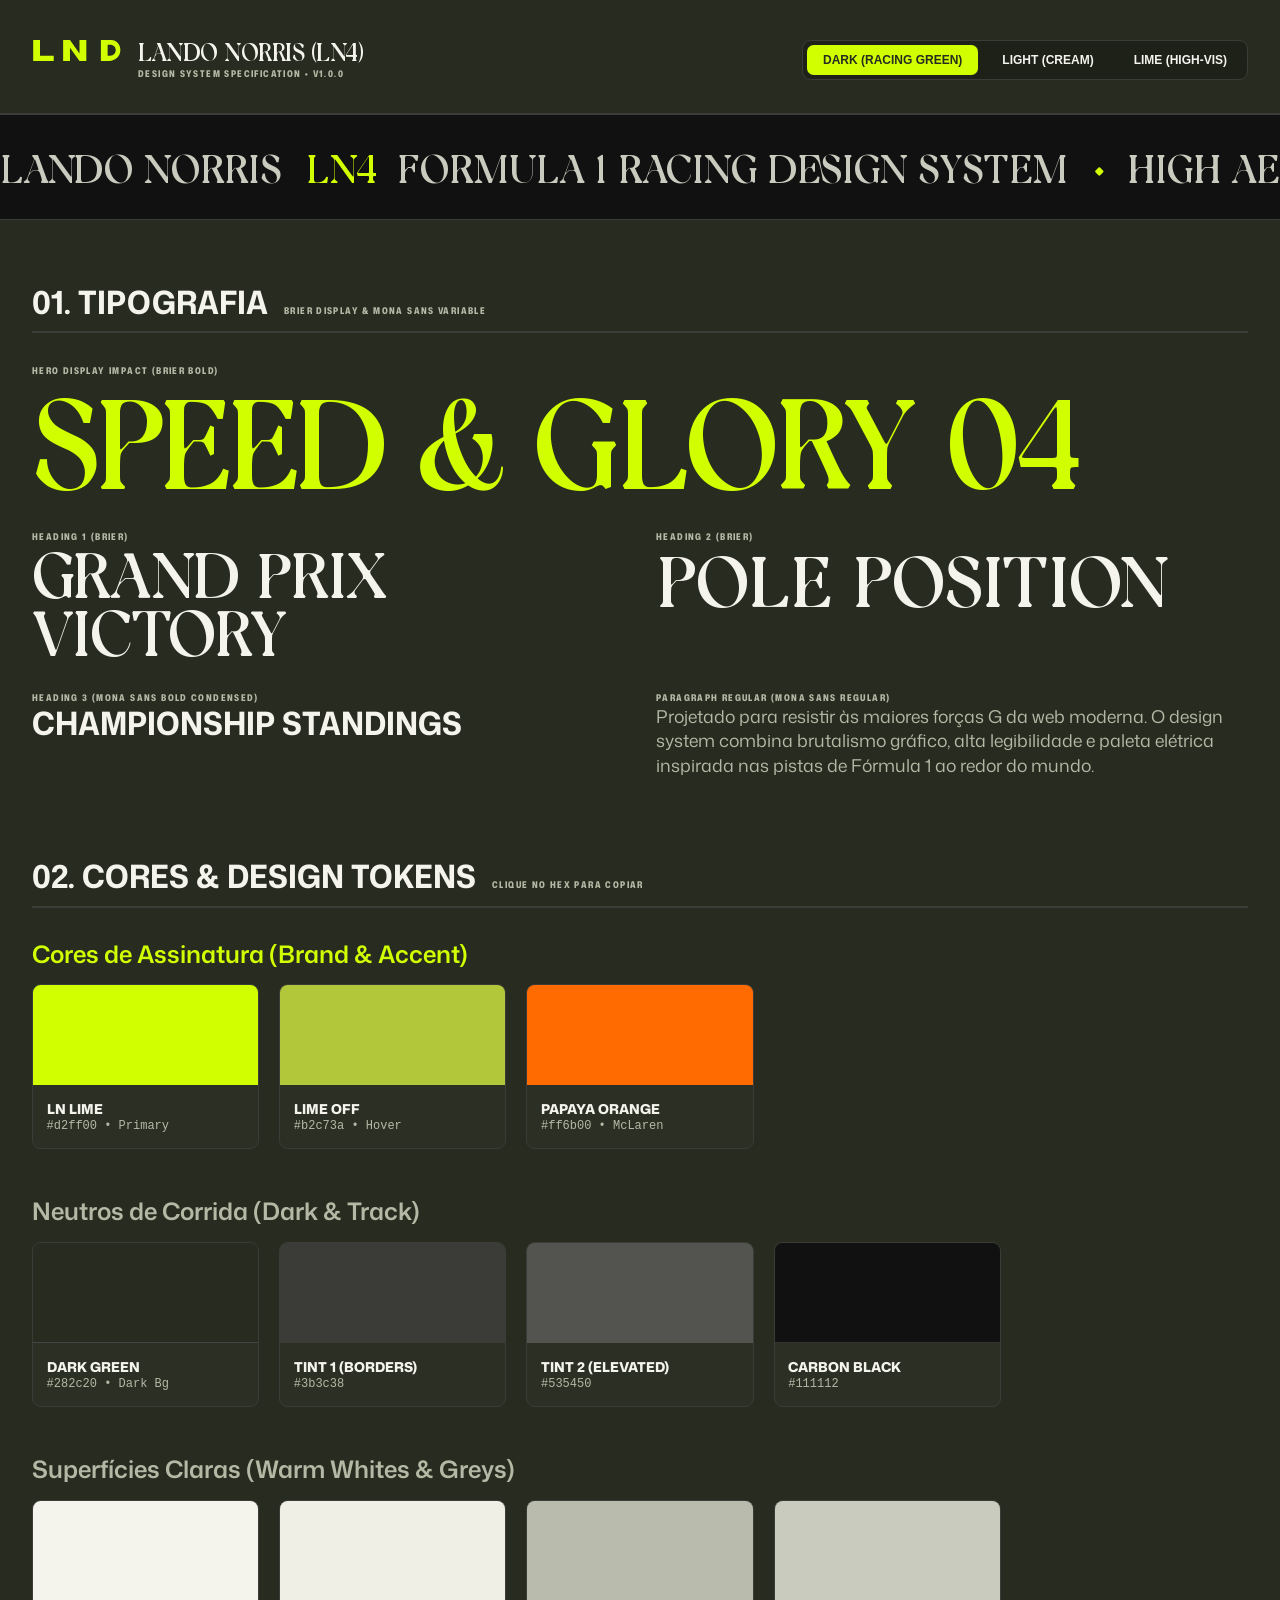
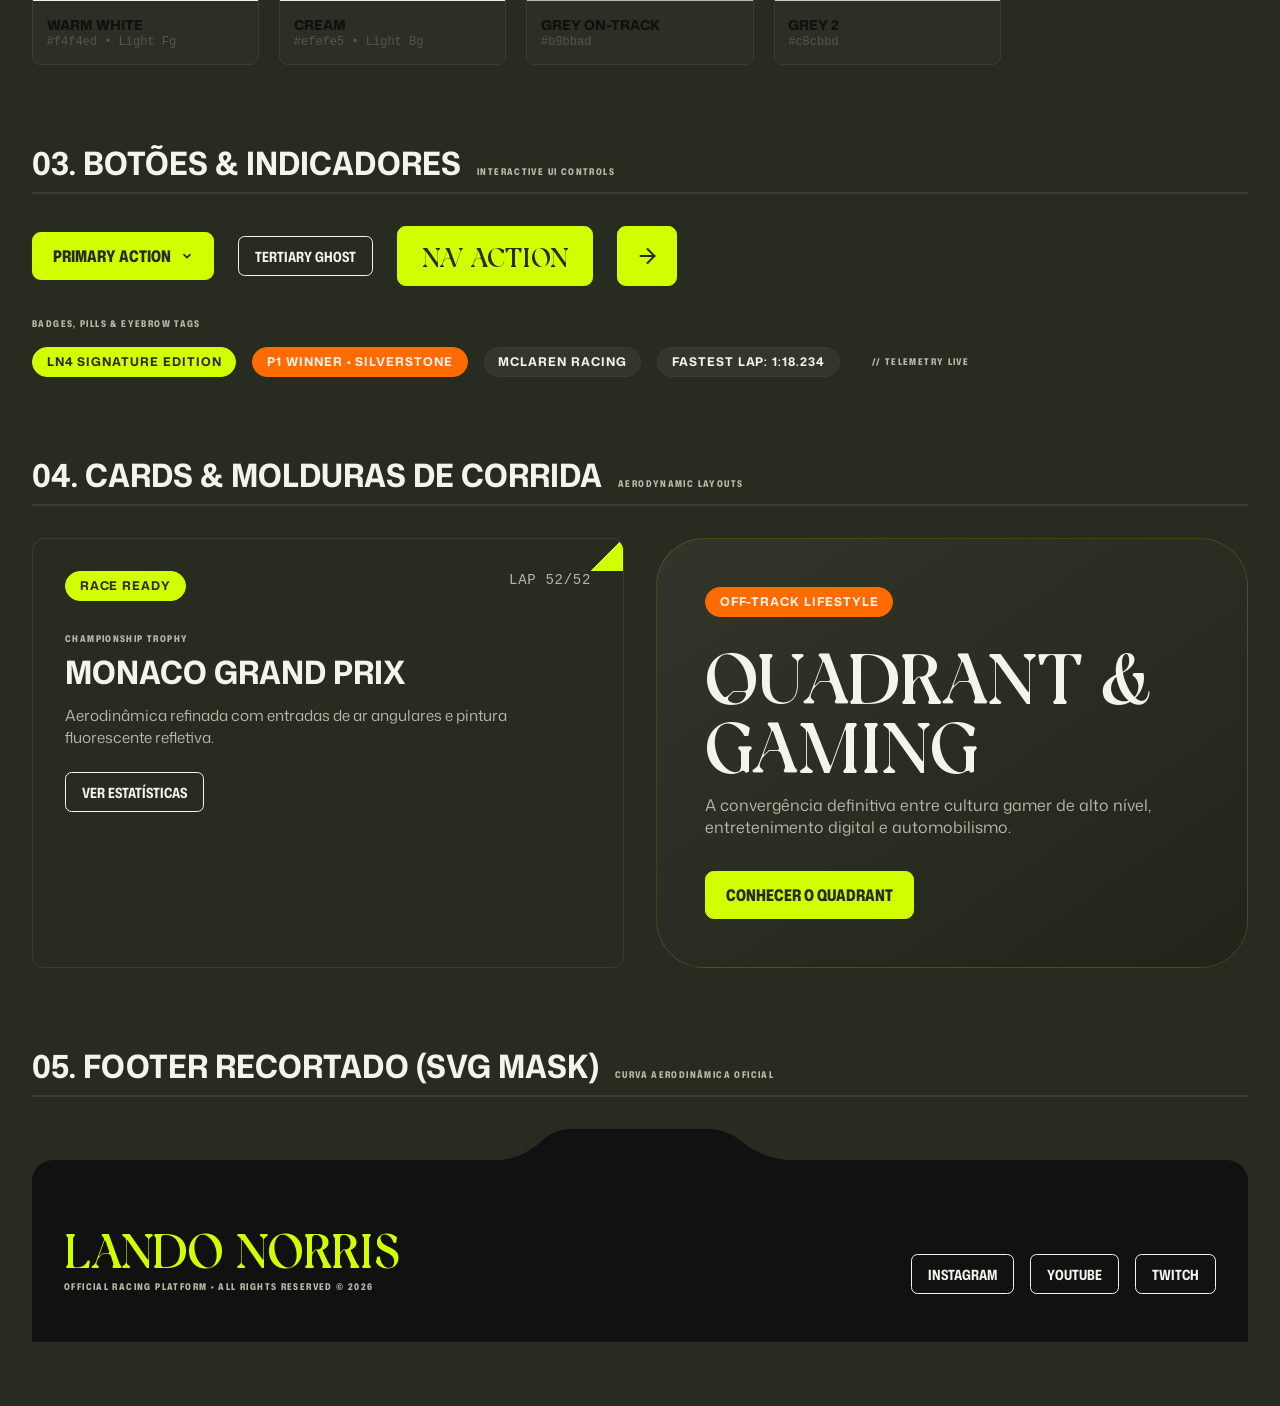
<file: preview.html>
<!DOCTYPE html>
<html lang="pt-BR" data-theme="dark">
<head>
  <meta charset="UTF-8">
  <meta name="viewport" content="width=device-width, initial-scale=1.0">
  <title>Lando Norris (LN4) - Living Design System Showcase</title>
  <link rel="stylesheet" href="./tokens.css">
  <link rel="stylesheet" href="./components.css">
  <style>
    /* Showcase specific styles */
    .showcase-header {
      padding: 2.5rem 2rem 2rem 2rem;
      border-bottom: 1px solid var(--color-border);
      display: flex;
      justify-content: space-between;
      align-items: center;
      flex-wrap: wrap;
      gap: 1.5rem;
    }
    .theme-switch-group {
      display: flex;
      align-items: center;
      gap: 0.5rem;
      background: rgba(0, 0, 0, 0.25);
      padding: 0.25rem;
      border-radius: var(--radius--btn);
      border: 1px solid var(--color-border);
    }
    .theme-btn {
      padding: 0.5rem 1rem;
      font-size: 0.75rem;
      font-weight: 800;
      text-transform: uppercase;
      border-radius: calc(var(--radius--btn) - 2px);
      border: none;
      cursor: pointer;
      background: transparent;
      color: var(--color-fg);
      transition: all 0.2s;
    }
    .theme-btn.active {
      background: var(--color--lime);
      color: var(--color--dark-green);
    }
    .section-container {
      max-width: 1400px;
      margin: 0 auto;
      padding: 4rem 2rem;
    }
    .section-title {
      margin-bottom: 2rem;
      display: flex;
      align-items: baseline;
      gap: 1rem;
      border-bottom: 2px solid var(--color-border);
      padding-bottom: 0.75rem;
    }
    .swatch-grid {
      display: grid;
      grid-template-columns: repeat(auto-fill, minmax(200px, 1fr));
      gap: 1.25rem;
    }
    .swatch-card {
      border: 1px solid var(--color-border);
      border-radius: var(--radius--btn);
      overflow: hidden;
      background: rgba(255, 255, 255, 0.02);
      transition: transform 0.2s;
    }
    .swatch-card:hover {
      transform: translateY(-3px);
    }
    .swatch-color {
      height: 100px;
      width: 100%;
      position: relative;
    }
    .swatch-info {
      padding: 0.85rem;
    }
    .swatch-name {
      font-weight: 800;
      font-size: 0.85rem;
      text-transform: uppercase;
    }
    .swatch-hex {
      font-family: var(--font-mono);
      font-size: 0.75rem;
      color: var(--color-muted);
      cursor: pointer;
    }
    .btn-row {
      display: flex;
      flex-wrap: wrap;
      align-items: center;
      gap: 1.5rem;
      margin-bottom: 2rem;
    }
    .preview-card-grid {
      display: grid;
      grid-template-columns: repeat(auto-fit, minmax(320px, 1fr));
      gap: 2rem;
    }
    .toast {
      position: fixed;
      bottom: 2rem;
      right: 2rem;
      background: var(--color--lime);
      color: var(--color--dark-green);
      padding: 0.75rem 1.5rem;
      border-radius: var(--radius--btn);
      font-weight: 800;
      font-size: 0.85rem;
      text-transform: uppercase;
      opacity: 0;
      transform: translateY(10px);
      transition: all 0.3s var(--cubic-default);
      pointer-events: none;
      z-index: 1000;
    }
    .toast.show {
      opacity: 1;
      transform: translateY(0);
    }
  </style>
</head>
<body>

  <!-- Floating Toast for Hex Copy -->
  <div id="toast" class="toast">Código Hex copiado!</div>

  <!-- Showcase Header -->
  <header class="showcase-header">
    <div style="display: flex; align-items: center; gap: 1rem;">
      <svg width="90" height="40" viewBox="0 0 138 63" fill="none">
        <path fill="var(--color--lime)" d="M122.638.174c8.968 0 14.659 6.985 14.659 15.73 0 10.158-7.79 17.067-17.705 17.067H106.6V.174h16.038Zm-5.385 24.542h3.943c5.385 0 8.79-3.864 8.79-8.812 0-4.872-3.405-8.468-8.79-8.468h-3.943v17.28Zm-33.565 8.257H72.932l-15.01-20.916V32.973H47.166V.174h10.756l15.01 20.985V.174h10.756v32.799ZM32.32 32.973H0V.174h10.756v24.542H32.32v8.257Z"/>
      </svg>
      <div>
        <h1 style="font-family: var(--font-display); font-size: 1.5rem; letter-spacing: -0.02em; line-height: 1;">LANDO NORRIS (LN4)</h1>
        <p class="text-eyebrow" style="margin-top: 0.25rem;">Design System Specification • v1.0.0</p>
      </div>
    </div>

    <!-- Theme Switcher -->
    <div class="theme-switch-group">
      <button class="theme-btn active" onclick="setTheme('dark')">Dark (Racing Green)</button>
      <button class="theme-btn" onclick="setTheme('light')">Light (Cream)</button>
      <button class="theme-btn" onclick="setTheme('lime')">Lime (High-Vis)</button>
    </div>
  </header>

  <!-- Marquee Banner -->
  <div class="marquee-container">
    <div class="marquee-content">
      <div class="marquee-item">LANDO NORRIS <span class="highlight">LN4</span></div>
      <div class="marquee-item">FORMULA 1 RACING DESIGN SYSTEM <span class="highlight">•</span></div>
      <div class="marquee-item">HIGH AERODYNAMIC PERFORMANCE <span class="highlight">#4</span></div>
      <div class="marquee-item">MCLAREN PAPAYA & NEON LIME <span class="highlight">⚡</span></div>
    </div>
  </div>

  <main class="section-container">

    <!-- Brand Typography Section -->
    <section style="margin-bottom: 5rem;">
      <div class="section-title">
        <h2 class="text-h3">01. Tipografia</h2>
        <span class="text-eyebrow">Brier Display & Mona Sans Variable</span>
      </div>

      <div style="margin-bottom: 2.5rem;">
        <p class="text-eyebrow" style="margin-bottom: 0.5rem;">Hero Display Impact (Brier Bold)</p>
        <div class="text-impact" style="color: var(--color-accent);">SPEED & GLORY 04</div>
      </div>

      <div style="display: grid; grid-template-columns: repeat(auto-fit, minmax(280px, 1fr)); gap: 2rem; margin-bottom: 2rem;">
        <div>
          <p class="text-eyebrow">Heading 1 (Brier)</p>
          <h1 class="text-h1">GRAND PRIX VICTORY</h1>
        </div>
        <div>
          <p class="text-eyebrow">Heading 2 (Brier)</p>
          <h2 class="text-h2">POLE POSITION</h2>
        </div>
      </div>

      <div style="display: grid; grid-template-columns: repeat(auto-fit, minmax(280px, 1fr)); gap: 2rem;">
        <div>
          <p class="text-eyebrow">Heading 3 (Mona Sans Bold Condensed)</p>
          <h3 class="text-h3">CHAMPIONSHIP STANDINGS</h3>
        </div>
        <div>
          <p class="text-eyebrow">Paragraph Regular (Mona Sans Regular)</p>
          <p style="font-size: 1.1rem; color: var(--color-muted);">
            Projetado para resistir às maiores forças G da web moderna. O design system combina brutalismo gráfico, alta legibilidade e paleta elétrica inspirada nas pistas de Fórmula 1 ao redor do mundo.
          </p>
        </div>
      </div>
    </section>

    <!-- Color Palette Section -->
    <section style="margin-bottom: 5rem;">
      <div class="section-title">
        <h2 class="text-h3">02. Cores & Design Tokens</h2>
        <span class="text-eyebrow">Clique no Hex para copiar</span>
      </div>

      <h4 class="text-h4" style="margin-bottom: 1rem; color: var(--color--lime);">Cores de Assinatura (Brand & Accent)</h4>
      <div class="swatch-grid" style="margin-bottom: 3rem;">
        <div class="swatch-card" onclick="copyHex('#d2ff00')">
          <div class="swatch-color" style="background-color: var(--color--lime);"></div>
          <div class="swatch-info">
            <div class="swatch-name">LN Lime</div>
            <div class="swatch-hex">#d2ff00 • Primary</div>
          </div>
        </div>
        <div class="swatch-card" onclick="copyHex('#b2c73a')">
          <div class="swatch-color" style="background-color: var(--color--lime-off);"></div>
          <div class="swatch-info">
            <div class="swatch-name">Lime Off</div>
            <div class="swatch-hex">#b2c73a • Hover</div>
          </div>
        </div>
        <div class="swatch-card" onclick="copyHex('#ff6b00')">
          <div class="swatch-color" style="background-color: var(--color--orange);"></div>
          <div class="swatch-info">
            <div class="swatch-name">Papaya Orange</div>
            <div class="swatch-hex">#ff6b00 • McLaren</div>
          </div>
        </div>
      </div>

      <h4 class="text-h4" style="margin-bottom: 1rem; color: var(--color-muted);">Neutros de Corrida (Dark & Track)</h4>
      <div class="swatch-grid" style="margin-bottom: 3rem;">
        <div class="swatch-card" onclick="copyHex('#282c20')">
          <div class="swatch-color" style="background-color: #282c20; border-bottom: 1px solid #444;"></div>
          <div class="swatch-info">
            <div class="swatch-name">Dark Green</div>
            <div class="swatch-hex">#282c20 • Dark Bg</div>
          </div>
        </div>
        <div class="swatch-card" onclick="copyHex('#3b3c38')">
          <div class="swatch-color" style="background-color: #3b3c38;"></div>
          <div class="swatch-info">
            <div class="swatch-name">Tint 1 (Borders)</div>
            <div class="swatch-hex">#3b3c38</div>
          </div>
        </div>
        <div class="swatch-card" onclick="copyHex('#535450')">
          <div class="swatch-color" style="background-color: #535450;"></div>
          <div class="swatch-info">
            <div class="swatch-name">Tint 2 (Elevated)</div>
            <div class="swatch-hex">#535450</div>
          </div>
        </div>
        <div class="swatch-card" onclick="copyHex('#111112')">
          <div class="swatch-color" style="background-color: #111112; border-bottom: 1px solid #333;"></div>
          <div class="swatch-info">
            <div class="swatch-name">Carbon Black</div>
            <div class="swatch-hex">#111112</div>
          </div>
        </div>
      </div>

      <h4 class="text-h4" style="margin-bottom: 1rem; color: var(--color-muted);">Superfícies Claras (Warm Whites & Greys)</h4>
      <div class="swatch-grid">
        <div class="swatch-card" onclick="copyHex('#f4f4ed')">
          <div class="swatch-color" style="background-color: #f4f4ed;"></div>
          <div class="swatch-info">
            <div class="swatch-name" style="color: #111112;">Warm White</div>
            <div class="swatch-hex" style="color: #555;">#f4f4ed • Light Fg</div>
          </div>
        </div>
        <div class="swatch-card" onclick="copyHex('#efefe5')">
          <div class="swatch-color" style="background-color: #efefe5;"></div>
          <div class="swatch-info">
            <div class="swatch-name" style="color: #111112;">Cream</div>
            <div class="swatch-hex" style="color: #555;">#efefe5 • Light Bg</div>
          </div>
        </div>
        <div class="swatch-card" onclick="copyHex('#b9bbad')">
          <div class="swatch-color" style="background-color: #b9bbad;"></div>
          <div class="swatch-info">
            <div class="swatch-name" style="color: #111112;">Grey On-Track</div>
            <div class="swatch-hex" style="color: #555;">#b9bbad</div>
          </div>
        </div>
        <div class="swatch-card" onclick="copyHex('#c8cbbd')">
          <div class="swatch-color" style="background-color: #c8cbbd;"></div>
          <div class="swatch-info">
            <div class="swatch-name" style="color: #111112;">Grey 2</div>
            <div class="swatch-hex" style="color: #555;">#c8cbbd</div>
          </div>
        </div>
      </div>
    </section>

    <!-- Component Gallery: Buttons & Pills -->
    <section style="margin-bottom: 5rem;">
      <div class="section-title">
        <h2 class="text-h3">03. Botões & Indicadores</h2>
        <span class="text-eyebrow">Interactive UI Controls</span>
      </div>

      <div class="btn-row">
        <button class="btn-primary">
          <span>Primary Action</span>
          <svg width="12" height="12" viewBox="0 0 17 18" fill="none">
            <path d="M4 7l4.5 4.5L13 7" stroke="currentColor" stroke-width="2.5" stroke-linecap="round"/>
          </svg>
        </button>

        <button class="btn-tertiary">
          <span>Tertiary Ghost</span>
        </button>

        <button class="btn-primary btn-nav">
          <span>Nav Action</span>
        </button>

        <button class="btn-icon-only" aria-label="Ação Rápida">
          <svg width="18" height="18" viewBox="0 0 17 18" fill="none">
            <path d="M2 9h13M9 2l7 7-7 7" stroke="currentColor" stroke-width="2" stroke-linecap="round"/>
          </svg>
        </button>
      </div>

      <p class="text-eyebrow" style="margin-bottom: 1rem;">Badges, Pills & Eyebrow Tags</p>
      <div style="display: flex; flex-wrap: wrap; gap: 1rem; align-items: center;">
        <span class="pill pill-lime">LN4 Signature Edition</span>
        <span class="pill pill-orange">P1 Winner • Silverstone</span>
        <span class="pill">McLaren Racing</span>
        <span class="pill">Fastest Lap: 1:18.234</span>
        <span class="text-eyebrow" style="margin-left: 1rem;">// TELEMETRY LIVE</span>
      </div>
    </section>

    <!-- Motorsport Cards & Frames Section -->
    <section style="margin-bottom: 5rem;">
      <div class="section-title">
        <h2 class="text-h3">04. Cards & Molduras de Corrida</h2>
        <span class="text-eyebrow">Aerodynamic Layouts</span>
      </div>

      <div class="preview-card-grid">
        <!-- Helmet Frame Card -->
        <div class="helmet-card" style="padding: 2rem;">
          <div style="display: flex; justify-content: space-between; align-items: flex-start; margin-bottom: 2rem;">
            <span class="pill pill-lime">Race Ready</span>
            <span class="text-mono" style="color: var(--color-muted);">LAP 52/52</span>
          </div>
          <div style="min-height: 140px; display: flex; flex-direction: column; justify-content: flex-end;">
            <p class="text-eyebrow" style="margin-bottom: 0.5rem;">Championship Trophy</p>
            <h3 class="text-h3" style="color: var(--color-fg); margin-bottom: 1rem;">MONACO GRAND PRIX</h3>
            <p style="font-size: 0.95rem; color: var(--color-muted); margin-bottom: 1.5rem;">
              Aerodinâmica refinada com entradas de ar angulares e pintura fluorescente refletiva.
            </p>
            <button class="btn-tertiary" style="align-self: flex-start;">Ver Estatísticas</button>
          </div>
        </div>

        <!-- Social Callout Card -->
        <div class="card-social">
          <div>
            <div class="pill pill-orange" style="margin-bottom: 1.5rem;">Off-Track Lifestyle</div>
            <h3 class="text-h2" style="line-height: 0.95; margin-bottom: 1rem;">QUADRANT & GAMING</h3>
            <p style="font-size: 1rem; color: var(--color-muted); margin-bottom: 2rem;">
              A convergência definitiva entre cultura gamer de alto nível, entretenimento digital e automobilismo.
            </p>
          </div>
          <button class="btn-primary" style="align-self: flex-start;">
            <span>Conhecer o Quadrant</span>
          </button>
        </div>
      </div>
    </section>

    <!-- Masked Footer Showcase -->
    <section>
      <div class="section-title">
        <h2 class="text-h3">05. Footer Recortado (SVG Mask)</h2>
        <span class="text-eyebrow">Curva Aerodinâmica Oficial</span>
      </div>

      <footer class="footer-masked">
        <div style="max-width: 1200px; margin: 0 auto; display: flex; justify-content: space-between; align-items: flex-end; flex-wrap: wrap; gap: 2rem;">
          <div>
            <div style="font-family: var(--font-display); font-size: 3rem; color: var(--color--lime); line-height: 1;">LANDO NORRIS</div>
            <p class="text-eyebrow" style="margin-top: 0.5rem; color: var(--color--green-off-white-2);">
              Official Racing Platform • All Rights Reserved © 2026
            </p>
          </div>
          <div style="display: flex; gap: 1rem;">
            <button class="btn-tertiary">Instagram</button>
            <button class="btn-tertiary">YouTube</button>
            <button class="btn-tertiary">Twitch</button>
          </div>
        </div>
      </footer>
    </section>

  </main>

  <script>
    function setTheme(theme) {
      document.documentElement.setAttribute('data-theme', theme);
      document.querySelectorAll('.theme-btn').forEach(btn => {
        btn.classList.toggle('active', btn.textContent.toLowerCase().includes(theme));
      });
    }

    function copyHex(hex) {
      navigator.clipboard.writeText(hex);
      const toast = document.getElementById('toast');
      toast.textContent = 'Copiado: ' + hex;
      toast.classList.add('show');
      setTimeout(() => toast.classList.remove('show'), 2000);
    }
  </script>
</body>
</html>
</file>
<file: tokens.css>
@charset "UTF-8";
@import url('./fonts.css');

/* ==========================================================================
   Lando Norris (LN4) - CSS Design Tokens & Root Variables
   ========================================================================== */

:root {
  /* --- Brand Colors --- */
  --color--lime: #d2ff00;
  --color--lime-off: #b2c73a;
  --color--lime-zero: rgba(210, 255, 0, 0);
  --color--orange: #ff6b00;

  /* --- Dark & Racing Neutrals --- */
  --color--black: #111112;
  --color--dark-green: #282c20;
  --color--dark-green-tint-1: #3b3c38;
  --color--dark-green-tint-2: #535450;

  /* --- Light & Cream Neutrals --- */
  --color--white: #f4f4ed;
  --color--cream: #efefe5;
  --color--grey-1: #ebeee0;
  --color--grey-2: #c8cbbd;
  --color--grey-on-track: #b9bbad;
  --color--green-light: #ebeee0;
  --color--green-off-white-1: #dde1d2;
  --color--green-off-white-2: #b4b8a5;

  /* --- Semantic / Contextual Colors (Defaults to Dark Theme) --- */
  --color-bg: var(--color--dark-green);
  --color-fg: var(--color--white);
  --color-accent: var(--color--lime);
  --color-muted: var(--color--green-off-white-2);
  --color-border: var(--color--dark-green-tint-1);

  /* --- Typography Families --- */
  --font-display: 'Brier', Arial, sans-serif;
  --font-sans: 'Mona Sans Variable', Arial, sans-serif;
  --font-mono: ui-monospace, SFMono-Regular, Menlo, Monaco, Consolas, monospace;

  /* --- Typography Scale --- */
  --text--impact: 7.9375rem;     /* ~127px */
  --text--h1: 4rem;              /* 64px */
  --text--h2: 4.5rem;            /* 72px */
  --text--h3: 2rem;              /* 32px */
  --text--h4: 1.5rem;            /* 24px */
  --text--h5: 1.2rem;            /* 19.2px */
  --text--h6: 1rem;              /* 16px */
  --text--med: 2.76rem;          /* 44.16px */
  --text--reg: 1.6rem;           /* 25.6px */
  --text--btn-nav: 1.7rem;       /* 27.2px */
  --text--btn-footer: 1.6rem;    /* 25.6px */
  --text--btn-primary: 1rem;     /* 16px */
  --text--btn-tertiary: 0.875rem;/* 14px */
  --text--eyebrow: 0.578125rem;  /* ~9.25px */

  /* --- Spacing & Layout --- */
  --gap: 1.25rem;
  --padding--container: 1rem;
  --padding--mini: 1rem;
  --padding--small: 2rem;
  --padding--med: 3rem;
  --padding--large: 4rem;
  --padding--xlarge: 5rem;
  --on-t-nav-spacer: 6.375rem;
  --grid-spacer: 31.51vh;
  --grid-col: 25.4375rem;
  --oval-side-offset: 3rem;
  --podium-offset: 4rem;
  --section-padding: calc(3.5rem + (var(--gap) * 2));
  --container-padding: 2rem;
  --nav-height: calc(3.75rem + (var(--gap) * 2));

  /* --- Border Radius --- */
  --radius--btn-tertiary: 0.411875rem;
  --radius--btn: 0.54rem;
  --radius--small: 1rem;
  --radius--med: 3rem;
  --radius--large: 6.25rem;
  --radius--full: 9999px;

  /* --- Motion & Timing --- */
  --cubic-default: cubic-bezier(0.65, 0.05, 0, 1);
  --duration-default: 0.75s;
  --duration-fast: 0.3s;
  --animation-default: var(--duration-default) var(--cubic-default);

  /* --- Fluid Typography & Viewport Calculation --- */
  --min-width: 992px;
  --max-width: 1920px;
  --design-width: 1728;
  --design-unit: 16;
  --scale-factor: 1;

  --fluid-container: clamp(var(--min-width), 100vw, var(--max-width));
  --fluid-font: calc(var(--fluid-container) / var(--design-width) * var(--design-unit) * var(--scale-factor));
}

/* Tablet Fluid Breakpoint */
@media screen and (max-width: 991px) {
  :root {
    --min-width: 768px;
    --max-width: 991px;
    --design-width: 1728;
    --design-unit: 20;
  }
}

/* Mobile Landscape Fluid Breakpoint */
@media screen and (max-width: 767px) {
  :root {
    --min-width: 480px;
    --max-width: 767px;
  }
}

/* Mobile Portrait Fluid Breakpoint */
@media screen and (max-width: 479px) {
  :root {
    --min-width: 320px;
    --max-width: 479px;
    --design-unit: 48;
  }
}

/* ==========================================================================
   Themes (Dark / Light / Lime)
   ========================================================================== */

[data-theme="dark"] {
  --color-bg: var(--color--dark-green);
  --color-fg: var(--color--white);
  --color-accent: var(--color--lime);
  --color-muted: var(--color--green-off-white-2);
  --color-border: var(--color--dark-green-tint-1);
  background-color: var(--color-bg);
  color: var(--color-fg);
}

[data-theme="light"] {
  --color-bg: var(--color--cream);
  --color-fg: var(--color--black);
  --color-accent: var(--color--lime);
  --color-muted: var(--color--dark-green-tint-2);
  --color-border: var(--color--grey-2);
  background-color: var(--color-bg);
  color: var(--color-fg);
}

[data-theme="lime"] {
  --color-bg: var(--color--lime);
  --color-fg: var(--color--black);
  --color-accent: var(--color--black);
  --color-muted: var(--color--dark-green-tint-1);
  --color-border: var(--color--lime-off);
  background-color: var(--color-bg);
  color: var(--color-fg);
}

/* Base selection styling */
::selection {
  background-color: var(--color--lime);
  color: var(--color--black);
  text-shadow: none;
}

[data-theme="lime"] ::selection {
  background-color: var(--color--black);
  color: var(--color--lime);
  text-shadow: none;
}
</file>
<file: components.css>
@charset "UTF-8";
@import url('./tokens.css');

/* ==========================================================================
   Lando Norris (LN4) - Core Design System Components
   ========================================================================== */

/* Global Reset & Base */
*, *::before, *::after {
  box-sizing: border-box;
  margin: 0;
  padding: 0;
  -webkit-font-smoothing: antialiased;
  -moz-osx-font-smoothing: grayscale;
}

body {
  font-family: var(--font-sans);
  background-color: var(--color-bg);
  color: var(--color-fg);
  line-height: 1.4;
  overflow-x: hidden;
}

a {
  color: inherit;
  text-decoration: none;
}

/* ==========================================================================
   Typography Utilities
   ========================================================================== */

.text-impact {
  font-family: var(--font-display);
  font-size: var(--text--impact);
  line-height: 0.83;
  letter-spacing: -0.1875rem;
  text-transform: uppercase;
  font-weight: 700;
}

.text-h1 {
  font-family: var(--font-display);
  font-size: var(--text--h1);
  line-height: 0.9;
  letter-spacing: -0.05rem;
  text-transform: uppercase;
  font-weight: 700;
}

.text-h2 {
  font-family: var(--font-display);
  font-size: var(--text--h2);
  line-height: 0.95;
  letter-spacing: -0.04rem;
  text-transform: uppercase;
  font-weight: 700;
}

.text-h3 {
  font-family: var(--font-sans);
  font-size: var(--text--h3);
  font-variation-settings: "wght" 700, "wdth" 95;
  line-height: 1.1;
  text-transform: uppercase;
}

.text-h4 {
  font-family: var(--font-sans);
  font-size: var(--text--h4);
  font-weight: 600;
  line-height: 1.2;
}

.text-eyebrow {
  font-family: var(--font-sans);
  font-size: var(--text--eyebrow);
  font-variation-settings: "wdth" 86, "wght" 800;
  letter-spacing: 0.15em;
  text-transform: uppercase;
  color: var(--color-muted);
}

.text-mono {
  font-family: var(--font-mono);
  font-size: 0.875rem;
  letter-spacing: 0.05em;
}

/* ==========================================================================
   Buttons
   ========================================================================== */

/* Primary Lime Button */
.btn-primary {
  display: inline-flex;
  align-items: center;
  justify-content: center;
  gap: calc(var(--gap) * 0.5);
  height: 3rem;
  padding: 0 1.25rem;
  background-color: var(--color--lime);
  color: var(--color--dark-green);
  border: 1px solid var(--color--lime);
  border-radius: var(--radius--btn);
  font-family: var(--font-sans);
  font-size: var(--text--btn-primary);
  font-weight: 800;
  font-variation-settings: "wdth" 86;
  text-transform: uppercase;
  cursor: pointer;
  transition: transform var(--duration-fast) var(--cubic-default),
              background-color var(--duration-fast) var(--cubic-default),
              color var(--duration-fast) var(--cubic-default),
              box-shadow var(--duration-fast) var(--cubic-default);
  user-select: none;
}

.btn-primary:hover {
  background-color: var(--color--lime-off);
  border-color: var(--color--lime-off);
  transform: translateY(-2px);
  box-shadow: 0 4px 20px rgba(210, 255, 0, 0.35);
}

.btn-primary:active {
  transform: translateY(0);
}

/* Tertiary / Outline Ghost Button */
.btn-tertiary {
  display: inline-flex;
  align-items: center;
  justify-content: center;
  gap: calc(var(--gap) * 0.5);
  height: 2.5rem;
  padding: 0 1rem;
  background-color: transparent;
  color: currentColor;
  border: 1px solid currentColor;
  border-radius: var(--radius--btn-tertiary);
  font-family: var(--font-sans);
  font-size: var(--text--btn-tertiary);
  font-weight: 700;
  font-variation-settings: "wdth" 86;
  text-transform: uppercase;
  cursor: pointer;
  transition: all var(--duration-fast) var(--cubic-default);
}

.btn-tertiary:hover {
  background-color: var(--color--lime);
  border-color: var(--color--lime);
  color: var(--color--dark-green);
  transform: translateY(-1px);
}

/* Square Icon-Only Button */
.btn-icon-only {
  display: inline-flex;
  align-items: center;
  justify-content: center;
  width: 3.75rem;
  height: 3.75rem;
  aspect-ratio: 1;
  background-color: var(--color--lime);
  color: var(--color--dark-green);
  border: 1px solid var(--color--lime);
  border-radius: var(--radius--btn);
  cursor: pointer;
  transition: all var(--duration-fast) var(--cubic-default);
}

.btn-icon-only:hover {
  transform: scale(1.05);
  background-color: var(--color--lime-off);
}

/* Navigation Accent Button */
.btn-nav {
  height: 3.75rem;
  padding: 0 1.5rem;
  font-size: var(--text--btn-nav);
  font-family: var(--font-display);
}

/* ==========================================================================
   Badges, Pills & Eyebrows
   ========================================================================== */

.pill {
  display: inline-flex;
  align-items: center;
  gap: 0.5rem;
  padding: 0.35rem 0.85rem;
  border-radius: var(--radius--full);
  border: 1px solid var(--color-border);
  background-color: rgba(255, 255, 255, 0.05);
  font-size: 0.75rem;
  font-weight: 700;
  text-transform: uppercase;
  letter-spacing: 0.08em;
}

.pill-lime {
  background-color: var(--color--lime);
  color: var(--color--dark-green);
  border-color: var(--color--lime);
}

.pill-orange {
  background-color: var(--color--orange);
  color: var(--color--white);
  border-color: var(--color--orange);
}

/* ==========================================================================
   Cards & Motorsport Frames
   ========================================================================== */

/* Standard Card */
.card {
  position: relative;
  background-color: var(--color--dark-green-tint-1);
  border: 1px solid var(--color--dark-green-tint-2);
  border-radius: var(--radius--small);
  padding: var(--padding--small);
  transition: transform var(--duration-fast) var(--cubic-default),
              border-color var(--duration-fast) var(--cubic-default);
}

.card:hover {
  transform: translateY(-4px);
  border-color: var(--color--lime);
}

/* High-Contrast Social Callout Card */
.card-social {
  background: linear-gradient(145deg, #32362a 0%, #202419 100%);
  border: 1px solid rgba(210, 255, 0, 0.15);
  border-radius: var(--radius--med);
  padding: var(--padding--med);
  display: flex;
  flex-direction: column;
  justify-content: space-between;
}

/* Angled Motorsport Helmet Frame */
.helmet-card {
  position: relative;
  background: var(--color--dark-green);
  border: 1px solid var(--color--dark-green-tint-1);
  border-radius: 0.75rem;
  overflow: hidden;
  display: flex;
  flex-direction: column;
  transition: all var(--duration-default) var(--cubic-default);
}

.helmet-card::after {
  content: '';
  position: absolute;
  top: 0;
  right: 0;
  width: 2rem;
  height: 2rem;
  background: linear-gradient(135deg, transparent 50%, var(--color--lime) 50%);
  transition: all var(--duration-fast);
}

.helmet-card:hover {
  border-color: var(--color--lime);
  box-shadow: 0 10px 30px rgba(0, 0, 0, 0.4);
}

/* ==========================================================================
   Marquee / Endless Ticker
   ========================================================================== */

.marquee-container {
  overflow: hidden;
  user-select: none;
  display: flex;
  gap: var(--gap);
  padding: 1.5rem 0;
  background-color: var(--color--black);
  border-top: 1px solid var(--color--dark-green-tint-1);
  border-bottom: 1px solid var(--color--dark-green-tint-1);
}

.marquee-content {
  flex-shrink: 0;
  display: flex;
  align-items: center;
  justify-content: space-around;
  min-width: 100%;
  gap: var(--gap);
  animation: marquee-scroll 25s linear infinite;
}

.marquee-item {
  font-family: var(--font-display);
  font-size: 2.5rem;
  font-weight: 700;
  text-transform: uppercase;
  color: var(--color--grey-2);
  display: flex;
  align-items: center;
  gap: 1.5rem;
}

.marquee-item .highlight {
  color: var(--color--lime);
}

@keyframes marquee-scroll {
  from {
    transform: translateX(0);
  }
  to {
    transform: translateX(-100%);
  }
}

/* ==========================================================================
   Header & Navigation
   ========================================================================== */

.ln-nav {
  position: sticky;
  top: 0;
  z-index: 100;
  display: flex;
  align-items: center;
  justify-content: space-between;
  padding: 1rem 2rem;
  backdrop-filter: blur(12px);
  -webkit-backdrop-filter: blur(12px);
  background-color: rgba(40, 44, 32, 0.85);
  border-bottom: 1px solid rgba(255, 255, 255, 0.08);
}

.ln-brand {
  display: flex;
  align-items: center;
  gap: 0.75rem;
}

.ln-nav-links {
  display: flex;
  align-items: center;
  gap: 2rem;
  list-style: none;
}

.ln-nav-link {
  font-family: var(--font-sans);
  font-weight: 700;
  font-size: 0.875rem;
  text-transform: uppercase;
  letter-spacing: 0.1em;
  color: var(--color--white);
  transition: color var(--duration-fast);
  position: relative;
}

.ln-nav-link:hover, .ln-nav-link.active {
  color: var(--color--lime);
}

/* ==========================================================================
   Masked Footer
   ========================================================================== */

.footer-masked {
  background-color: var(--color--black);
  padding: 6rem 2rem 3rem 2rem;
  position: relative;
  -webkit-mask-image: url('./assets/svg/ln4-footer-mask-desktop.svg');
  mask-image: url('./assets/svg/ln4-footer-mask-desktop.svg');
  -webkit-mask-size: cover;
  mask-size: cover;
  -webkit-mask-repeat: no-repeat;
  mask-repeat: no-repeat;
  -webkit-mask-position: top center;
  mask-position: top center;
}
</file>
